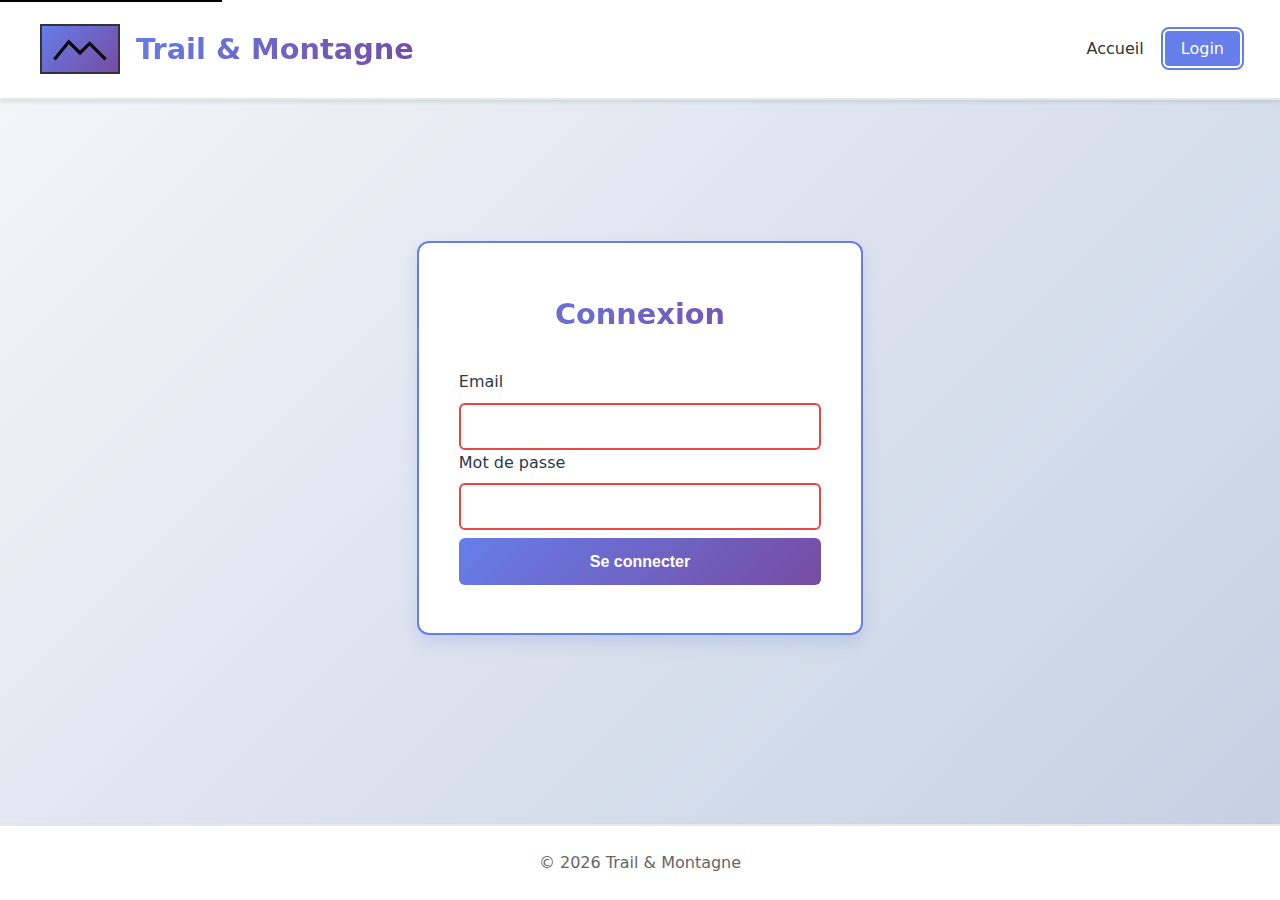
<file: article.html>
<!doctype html>
<html lang="fr">
<head>
<meta charset="utf-8">
<meta name="viewport" content="width=device-width, initial-scale=1">
<title>Connexion – Trail & Montagne</title>
<link rel="stylesheet" href="style.css">
</head>

<body class="login-page">
<a href="#main-content" class="skip-link">Aller au contenu principal</a>

<header>
    <div class="header-content">
        <div class="logo-section">
            <a class="logo" href="index.html">
                <svg viewBox="0 0 80 50" width="80" height="50" aria-hidden="true">
                    <path d="M8 38 L26 16 L40 30 L52 18 L72 38" fill="none" stroke="currentColor" stroke-width="4"/>
                </svg>
                <span class="sr-only">Trail & Montagne</span>
            </a>
            <h1>Trail & Montagne</h1>
        </div>
        <nav>
            <a href="index.html">Accueil</a>
            <a href="login.html" aria-current="page">Login</a>
        </nav>
    </div>
</header>

<main id="main-content">
    <div class="login-container">
        <h2>Connexion</h2>
        <form>
            <label>Email</label>
            <input type="email" required>
            <label>Mot de passe</label>
            <input type="password" required>
            <button type="submit">Se connecter</button>
        </form>
    </div>
</main>

<footer>
    <div class="footer-content">
        <p>© 2026 Trail & Montagne</p>
    </div>
</footer>
</body>
</html>
</file>
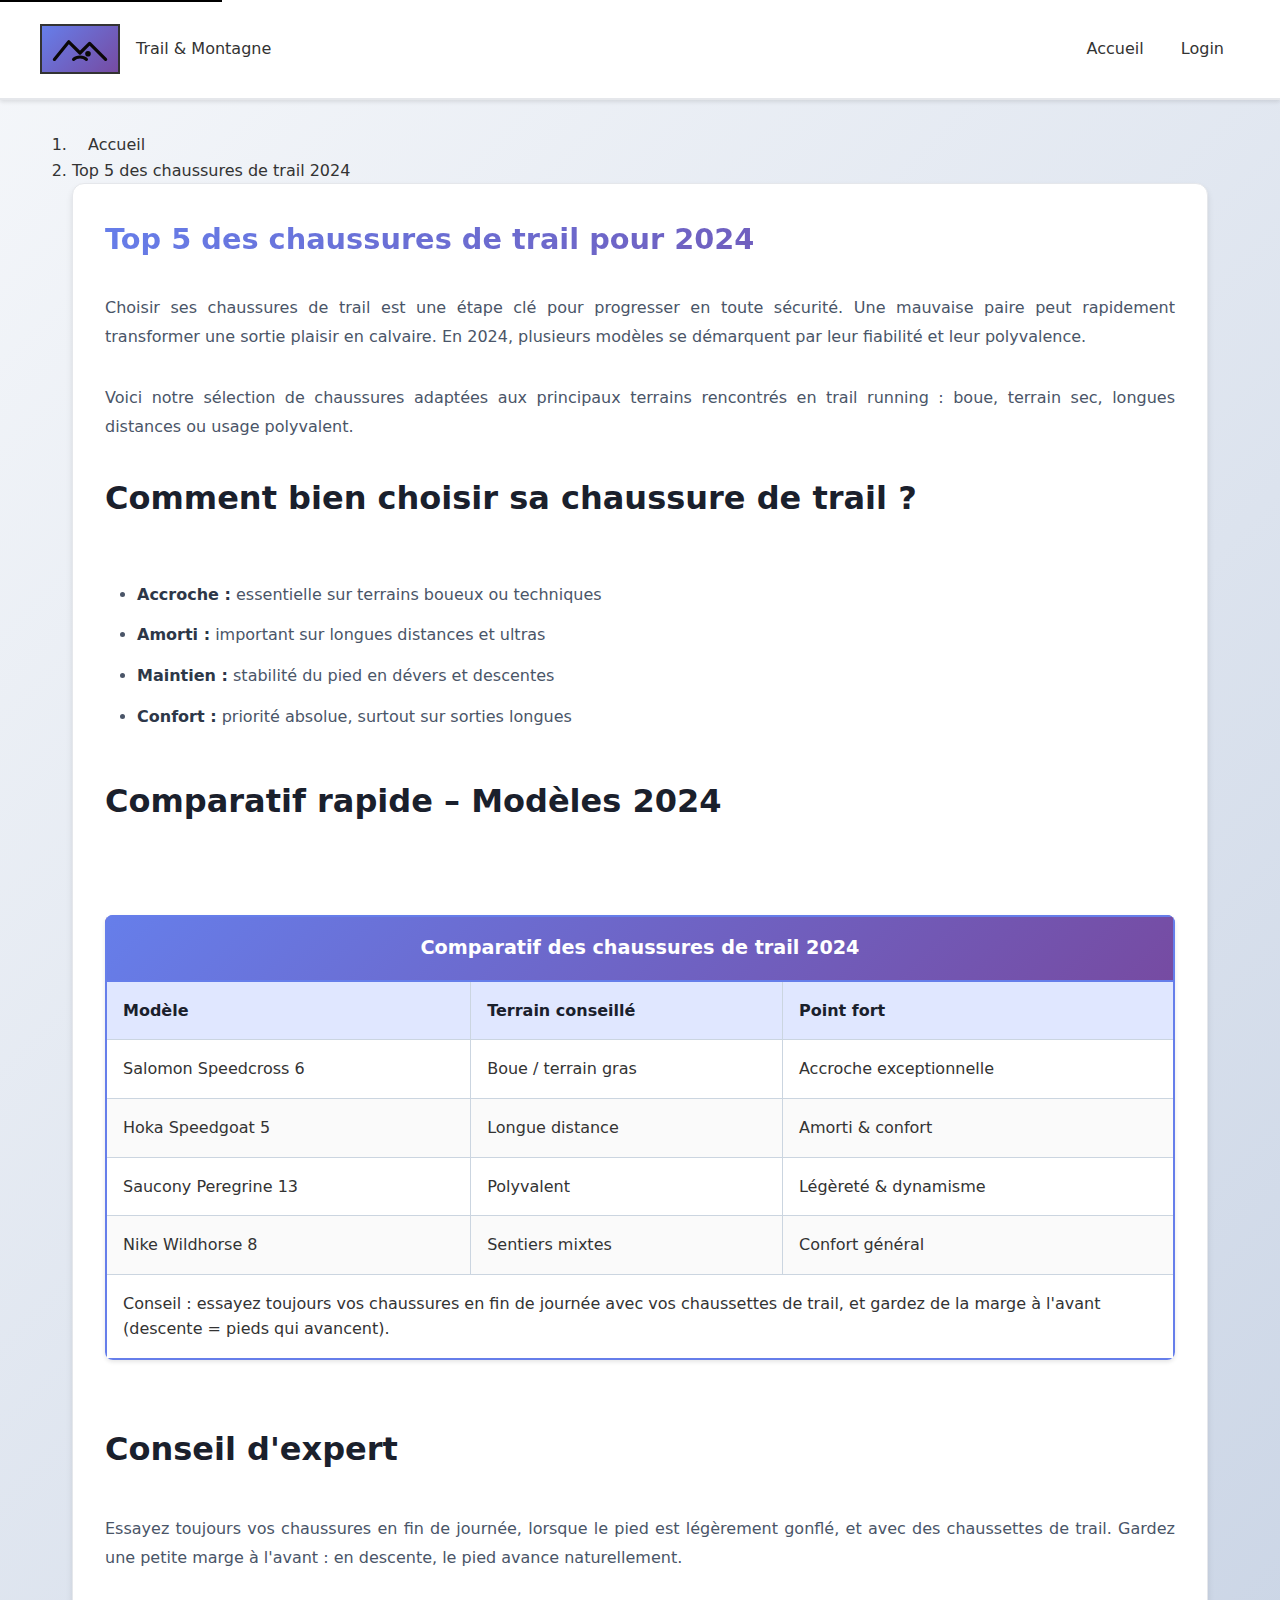
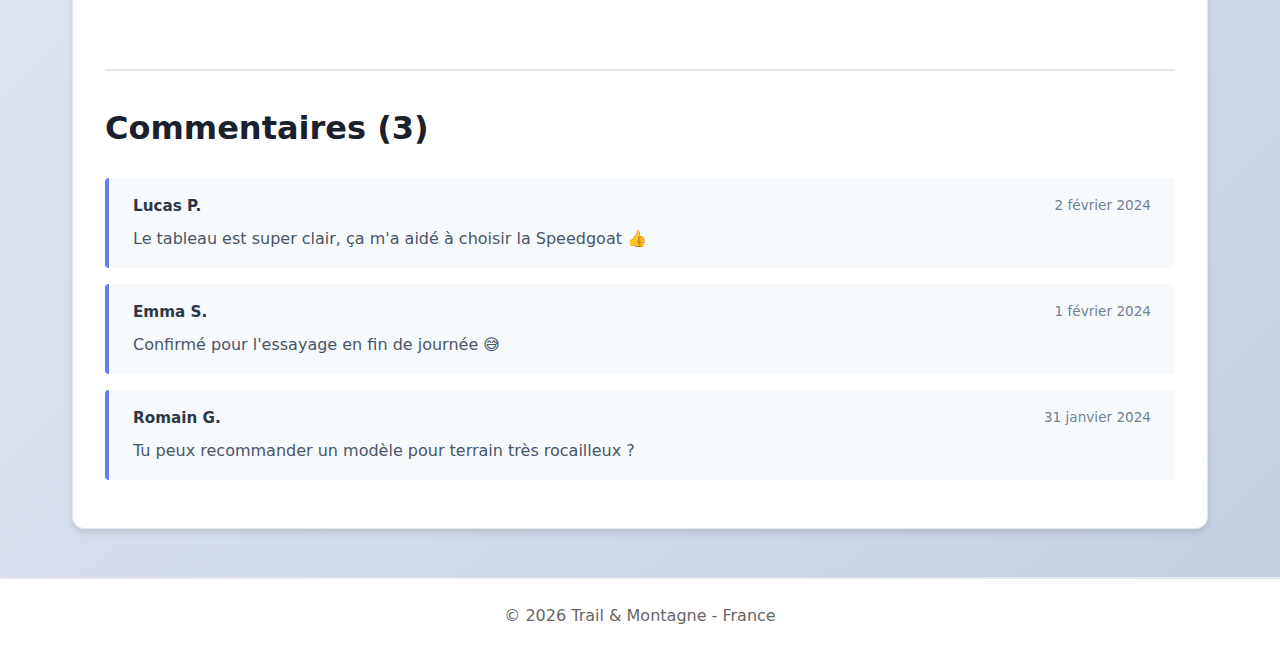
<file: article2.html>
<!doctype html>
<html lang="fr">
<head>
    <meta charset="utf-8" />
    <meta name="viewport" content="width=device-width, initial-scale=1" />
    <title>Top 5 des chaussures de trail pour 2024 - Trail & Montagne</title>
    <meta name="description" content="Comparatif détaillé des meilleures chaussures de trail 2024 selon le terrain, la distance et le niveau." />
    <link rel="stylesheet" href="style.css" />
</head>

<body class="article-page">
<a href="#main-content" class="skip-link">Aller au contenu principal</a>

<header>
    <div class="header-content">
        <div class="logo-section">
            <a class="logo" href="index.html" aria-label="Trail & Montagne, retour à l'accueil">
                <svg viewBox="0 0 80 50" width="80" height="50" aria-hidden="true" focusable="false">
                    <path d="M8 38 L26 16 L40 30 L52 18 L72 38" fill="none" stroke="currentColor" stroke-width="4" stroke-linecap="round" stroke-linejoin="round"/>
                    <path d="M32 38 C36 34, 44 34, 48 38" fill="none" stroke="currentColor" stroke-width="4" stroke-linecap="round"/>
                    <circle cx="50" cy="31" r="3.5" fill="currentColor"/>
                </svg>
                <span class="sr-only">Trail & Montagne</span>
            </a>
            <p class="site-title">Trail & Montagne</p>
        </div>

        <nav aria-label="Navigation principale">
            <a href="index.html">Accueil</a>
            <a href="login.html">Login</a>
        </nav>
    </div>
</header>

<main id="main-content" tabindex="-1">
    <nav aria-label="Fil d'Ariane" class="breadcrumb">
        <ol>
            <li><a href="index.html">Accueil</a></li>
            <li aria-current="page">Top 5 des chaussures de trail 2024</li>
        </ol>
    </nav>
    
    <article>
        <h1>Top 5 des chaussures de trail pour 2024</h1>

        <div class="article-text">
            <p>Choisir ses chaussures de trail est une étape clé pour progresser en toute sécurité. Une mauvaise paire peut rapidement transformer une sortie plaisir en calvaire. En 2024, plusieurs modèles se démarquent par leur fiabilité et leur polyvalence.</p>

            <p>Voici notre sélection de chaussures adaptées aux principaux terrains rencontrés en trail running : boue, terrain sec, longues distances ou usage polyvalent.</p>

            <h2>Comment bien choisir sa chaussure de trail ?</h2>
            <ul>
                <li><strong>Accroche :</strong> essentielle sur terrains boueux ou techniques</li>
                <li><strong>Amorti :</strong> important sur longues distances et ultras</li>
                <li><strong>Maintien :</strong> stabilité du pied en dévers et descentes</li>
                <li><strong>Confort :</strong> priorité absolue, surtout sur sorties longues</li>
            </ul>

            <h2>Comparatif rapide – Modèles 2024</h2>
        </div>

        <div class="table-container">
            <table>
                <caption>
                    Comparatif des chaussures de trail 2024
                </caption>
                <thead>
                <tr>
                    <th scope="col">Modèle</th>
                    <th scope="col">Terrain conseillé</th>
                    <th scope="col">Point fort</th>
                </tr>
                </thead>
                <tbody>
                <tr>
                    <td>Salomon Speedcross 6</td>
                    <td>Boue / terrain gras</td>
                    <td>Accroche exceptionnelle</td>
                </tr>
                <tr>
                    <td>Hoka Speedgoat 5</td>
                    <td>Longue distance</td>
                    <td>Amorti & confort</td>
                </tr>
                <tr>
                    <td>Saucony Peregrine 13</td>
                    <td>Polyvalent</td>
                    <td>Légèreté & dynamisme</td>
                </tr>
                <tr>
                    <td>Nike Wildhorse 8</td>
                    <td>Sentiers mixtes</td>
                    <td>Confort général</td>
                </tr>
                </tbody>
                <tfoot>
                <tr>
                    <td colspan="3">Conseil : essayez toujours vos chaussures en fin de journée avec vos chaussettes de trail, et gardez de la marge à l'avant (descente = pieds qui avancent).</td>
                </tr>
                </tfoot>
            </table>
        </div>

        <div class="article-text">
            <h2>Conseil d'expert</h2>
            <p>Essayez toujours vos chaussures en fin de journée, lorsque le pied est légèrement gonflé, et avec des chaussettes de trail. Gardez une petite marge à l'avant : en descente, le pied avance naturellement.</p>
        </div>

        <section class="article-comments" id="comments">
            <h2>Commentaires (3)</h2>

            <div class="comment">
                <div class="comment-header">
                    <strong>Lucas P.</strong>
                    <time datetime="2024-02-02">2 février 2024</time>
                </div>
                <p>Le tableau est super clair, ça m'a aidé à choisir la Speedgoat 👍</p>
            </div>

            <div class="comment">
                <div class="comment-header">
                    <strong>Emma S.</strong>
                    <time datetime="2024-02-01">1 février 2024</time>
                </div>
                <p>Confirmé pour l'essayage en fin de journée 😅</p>
            </div>

            <div class="comment">
                <div class="comment-header">
                    <strong>Romain G.</strong>
                    <time datetime="2024-01-31">31 janvier 2024</time>
                </div>
                <p>Tu peux recommander un modèle pour terrain très rocailleux ?</p>
            </div>
        </section>
    </article>
</main>

<footer>
    <div class="footer-content">
        <p>© 2026 Trail & Montagne - France</p>
    </div>
</footer>

</body>
</html>
</file>
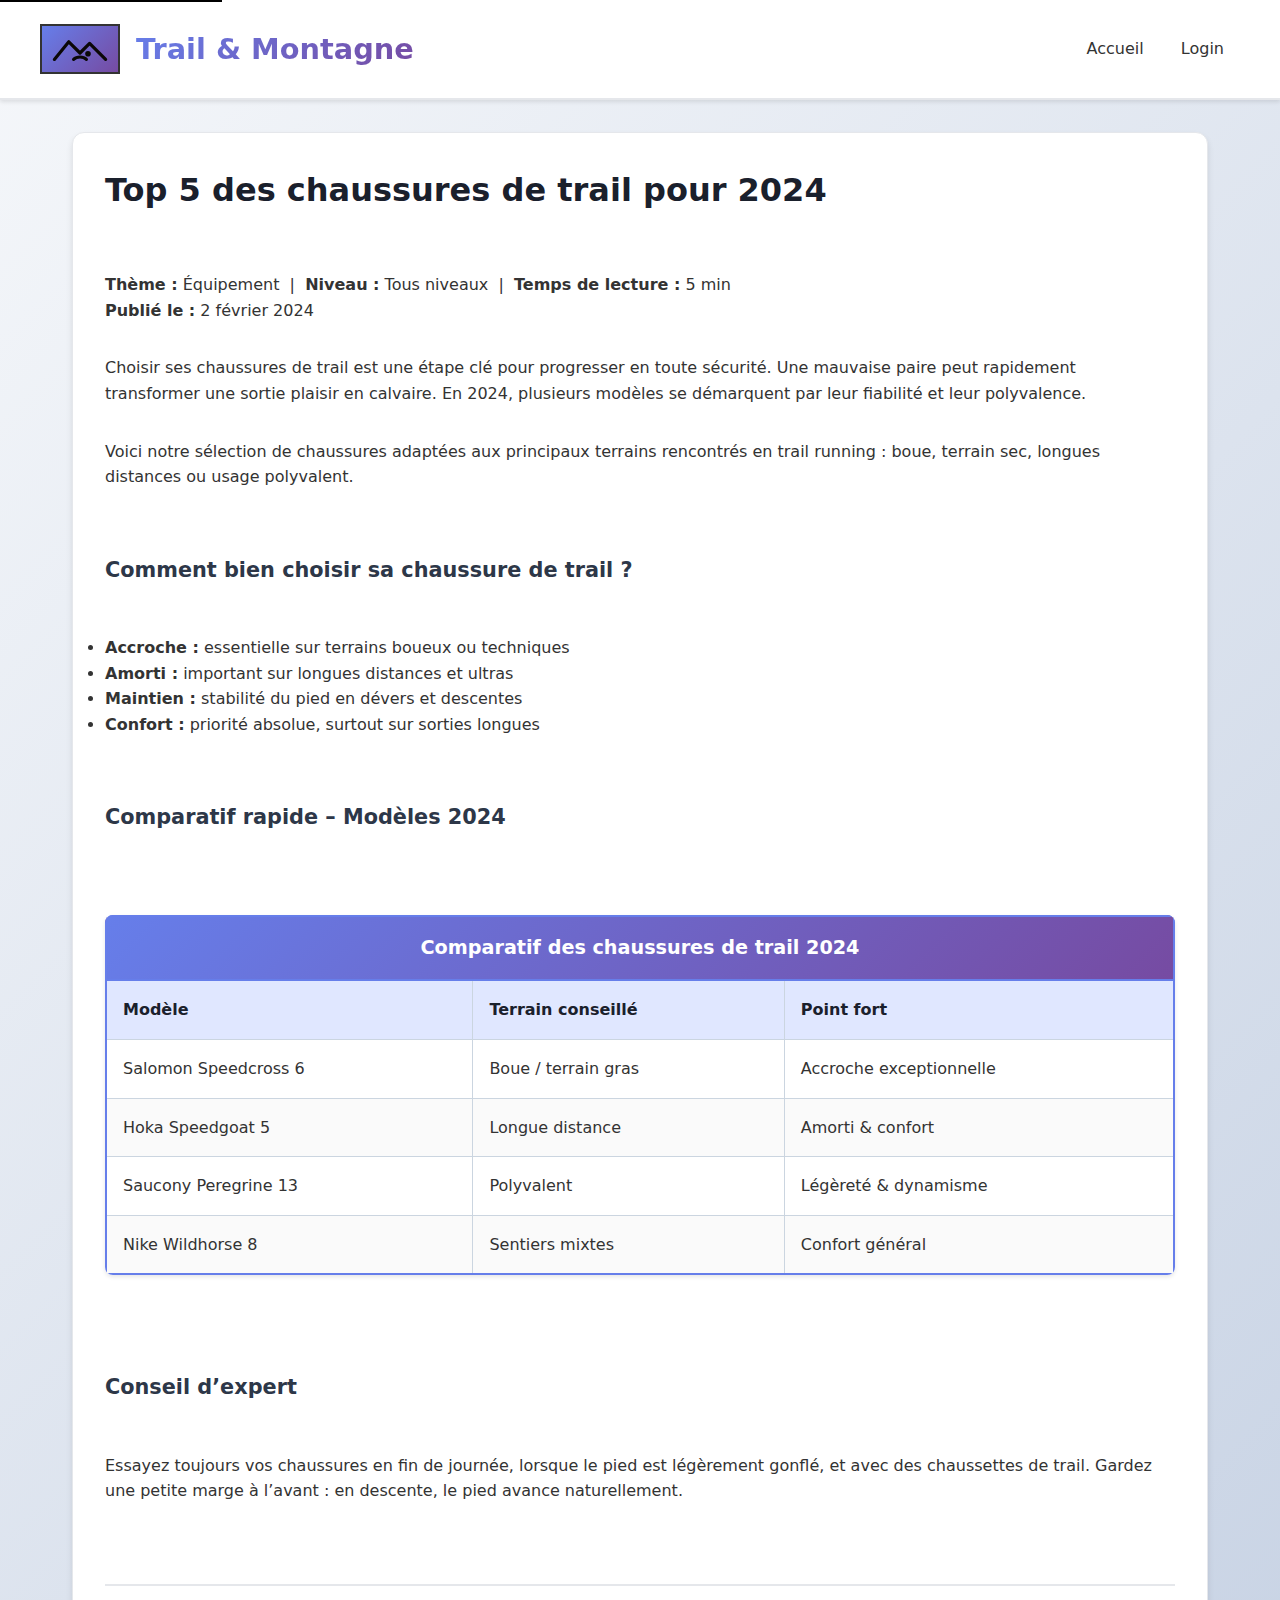
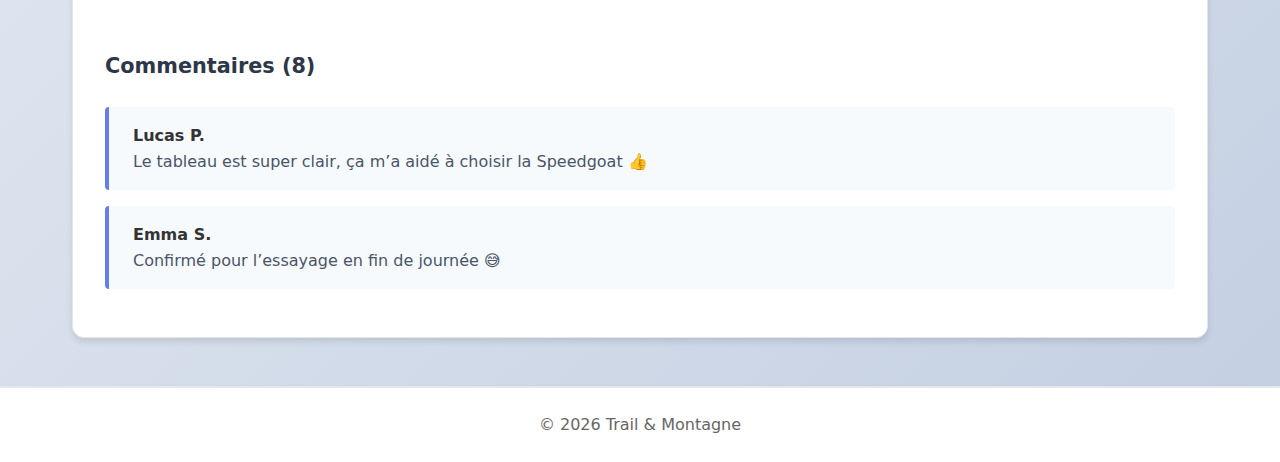
<file: article3.html>
<!doctype html>
<html lang="fr">
<head>
  <meta charset="utf-8" />
  <meta name="viewport" content="width=device-width, initial-scale=1" />
  <title>Top 5 des chaussures de trail pour 2024 - Trail & Montagne</title>
  <meta name="description" content="Comparatif détaillé des meilleures chaussures de trail 2024 selon le terrain, la distance et le niveau." />
  <link rel="stylesheet" href="style.css" />
</head>

<body class="article-page">
<a href="#main-content" class="skip-link">Aller au contenu principal</a>

<header>
  <div class="header-content">
    <div class="logo-section">
      <a class="logo" href="index.html" aria-label="Trail & Montagne, retour à l'accueil">
        <svg viewBox="0 0 80 50" width="80" height="50" aria-hidden="true" focusable="false">
          <path d="M8 38 L26 16 L40 30 L52 18 L72 38"
                fill="none" stroke="currentColor" stroke-width="4"
                stroke-linecap="round" stroke-linejoin="round"/>
          <path d="M32 38 C36 34, 44 34, 48 38"
                fill="none" stroke="currentColor" stroke-width="4"
                stroke-linecap="round"/>
          <circle cx="50" cy="31" r="3.5" fill="currentColor"/>
        </svg>
        <span class="sr-only">Trail & Montagne</span>
      </a>
      <h1>Trail & Montagne</h1>
    </div>

    <nav aria-label="Navigation principale">
      <a href="index.html">Accueil</a>
      <a href="login.html">Login</a>
    </nav>
  </div>
</header>

<main id="main-content">
  <article class="article-card">

    <h2>Top 5 des chaussures de trail pour 2024</h2>

    <!-- META ARTICLE -->
    <p class="article-meta">
      <strong>Thème :</strong> Équipement &nbsp;|&nbsp;
      <strong>Niveau :</strong> Tous niveaux &nbsp;|&nbsp;
      <strong>Temps de lecture :</strong> 5 min <br>
      <strong>Publié le :</strong> 2 février 2024
    </p>

    <!-- INTRO -->
    <p>
      Choisir ses chaussures de trail est une étape clé pour progresser en toute sécurité.
      Une mauvaise paire peut rapidement transformer une sortie plaisir en calvaire.
      En 2024, plusieurs modèles se démarquent par leur fiabilité et leur polyvalence.
    </p>

    <p>
      Voici notre sélection de chaussures adaptées aux principaux terrains rencontrés
      en trail running : boue, terrain sec, longues distances ou usage polyvalent.
    </p>

    <!-- SECTION -->
    <h3>Comment bien choisir sa chaussure de trail ?</h3>
    <ul>
      <li><strong>Accroche :</strong> essentielle sur terrains boueux ou techniques</li>
      <li><strong>Amorti :</strong> important sur longues distances et ultras</li>
      <li><strong>Maintien :</strong> stabilité du pied en dévers et descentes</li>
      <li><strong>Confort :</strong> priorité absolue, surtout sur sorties longues</li>
    </ul>

    <!-- TABLE -->
    <h3>Comparatif rapide – Modèles 2024</h3>

    <div class="table-container">
      <table>
        <caption>Comparatif des chaussures de trail 2024</caption>
        <thead>
          <tr>
            <th>Modèle</th>
            <th>Terrain conseillé</th>
            <th>Point fort</th>
          </tr>
        </thead>
        <tbody>
          <tr>
            <td>Salomon Speedcross 6</td>
            <td>Boue / terrain gras</td>
            <td>Accroche exceptionnelle</td>
          </tr>
          <tr>
            <td>Hoka Speedgoat 5</td>
            <td>Longue distance</td>
            <td>Amorti & confort</td>
          </tr>
          <tr>
            <td>Saucony Peregrine 13</td>
            <td>Polyvalent</td>
            <td>Légèreté & dynamisme</td>
          </tr>
          <tr>
            <td>Nike Wildhorse 8</td>
            <td>Sentiers mixtes</td>
            <td>Confort général</td>
          </tr>
        </tbody>
      </table>
    </div>

    <!-- CONSEIL -->
    <h3>Conseil d’expert</h3>
    <p>
      Essayez toujours vos chaussures en fin de journée, lorsque le pied est légèrement gonflé,
      et avec des chaussettes de trail. Gardez une petite marge à l’avant : en descente,
      le pied avance naturellement.
    </p>

    <!-- COMMENTS -->
    <section class="article-comments">
      <h3>Commentaires (8)</h3>

      <div class="comment">
        <strong>Lucas P.</strong>
        <p>Le tableau est super clair, ça m’a aidé à choisir la Speedgoat 👍</p>
      </div>

      <div class="comment">
        <strong>Emma S.</strong>
        <p>Confirmé pour l’essayage en fin de journée 😅</p>
      </div>

    </section>

  </article>
</main>

<footer>
  <div class="footer-content">
    <p>© 2026 Trail & Montagne</p>
  </div>
</footer>

</body>
</html>
</file>
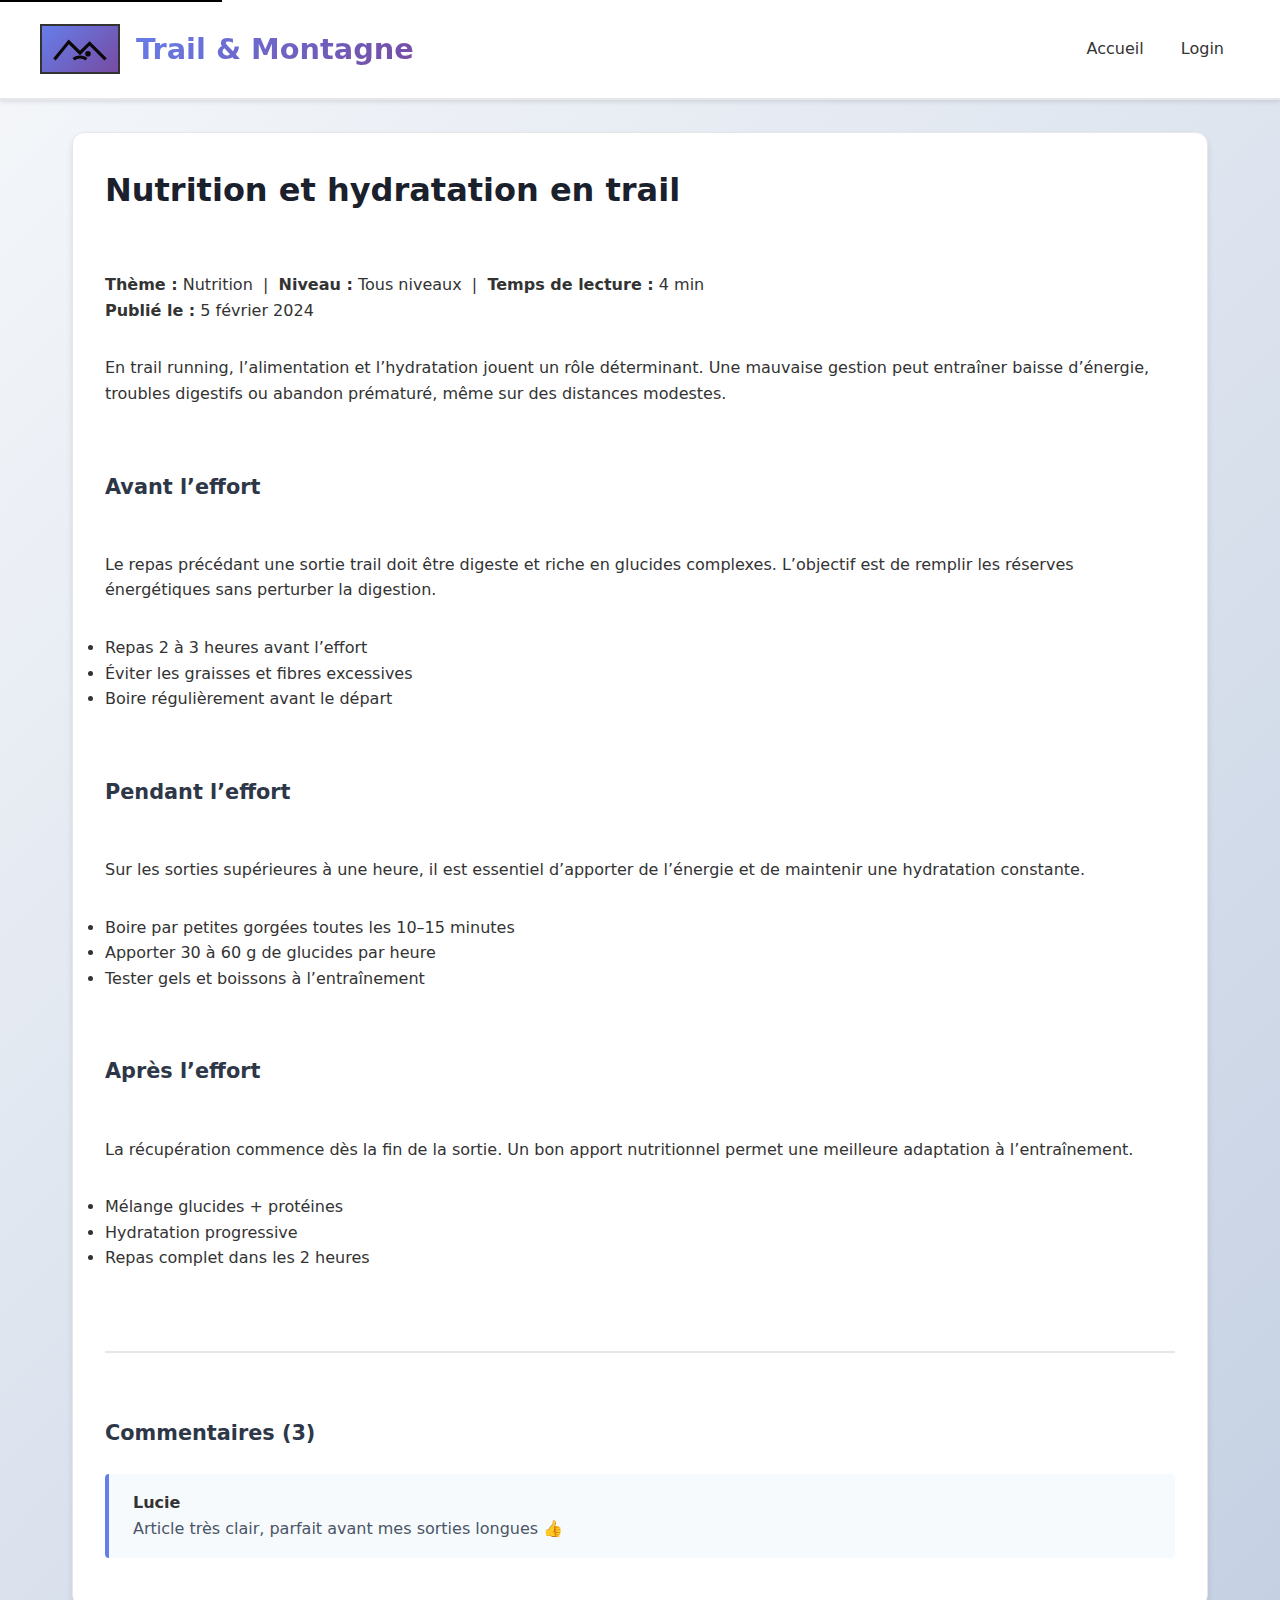
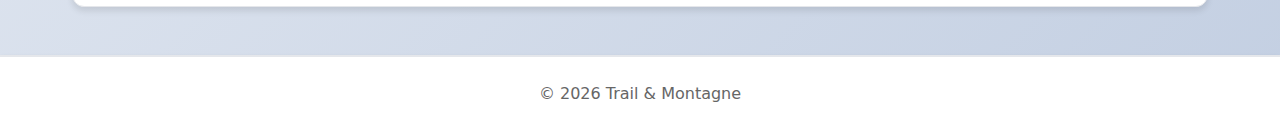
<file: article4.html>
<!doctype html>
<html lang="fr">
<head>
  <meta charset="utf-8" />
  <meta name="viewport" content="width=device-width, initial-scale=1" />
  <title>Nutrition et hydratation en trail - Trail & Montagne</title>
  <meta name="description" content="Guide pratique sur la nutrition et l’hydratation en trail : avant, pendant et après l’effort." />
  <link rel="stylesheet" href="style.css" />
</head>

<body class="article-page">
<a href="#main-content" class="skip-link">Aller au contenu principal</a>

<header>
  <div class="header-content">
    <div class="logo-section">
      <a class="logo" href="index.html" aria-label="Trail & Montagne, retour à l'accueil">
        <svg viewBox="0 0 80 50" width="80" height="50" aria-hidden="true" focusable="false">
          <path d="M8 38 L26 16 L40 30 L52 18 L72 38"
                fill="none" stroke="currentColor" stroke-width="4"/>
          <path d="M32 38 C36 34, 44 34, 48 38"
                fill="none" stroke="currentColor" stroke-width="4"/>
          <circle cx="50" cy="31" r="3.5" fill="currentColor"/>
        </svg>
        <span class="sr-only">Trail & Montagne</span>
      </a>
      <h1>Trail & Montagne</h1>
    </div>

    <nav aria-label="Navigation principale">
      <a href="index.html">Accueil</a>
      <a href="login.html">Login</a>
    </nav>
  </div>
</header>

<main id="main-content">
  <article class="article-card">

    <h2>Nutrition et hydratation en trail</h2>

    <p class="article-meta">
      <strong>Thème :</strong> Nutrition &nbsp;|&nbsp;
      <strong>Niveau :</strong> Tous niveaux &nbsp;|&nbsp;
      <strong>Temps de lecture :</strong> 4 min <br>
      <strong>Publié le :</strong> 5 février 2024
    </p>

    <p>
      En trail running, l’alimentation et l’hydratation jouent un rôle déterminant.
      Une mauvaise gestion peut entraîner baisse d’énergie, troubles digestifs
      ou abandon prématuré, même sur des distances modestes.
    </p>

    <h3>Avant l’effort</h3>
    <p>
      Le repas précédant une sortie trail doit être digeste et riche en glucides complexes.
      L’objectif est de remplir les réserves énergétiques sans perturber la digestion.
    </p>

    <ul>
      <li>Repas 2 à 3 heures avant l’effort</li>
      <li>Éviter les graisses et fibres excessives</li>
      <li>Boire régulièrement avant le départ</li>
    </ul>

    <h3>Pendant l’effort</h3>
    <p>
      Sur les sorties supérieures à une heure, il est essentiel d’apporter de l’énergie
      et de maintenir une hydratation constante.
    </p>

    <ul>
      <li>Boire par petites gorgées toutes les 10–15 minutes</li>
      <li>Apporter 30 à 60 g de glucides par heure</li>
      <li>Tester gels et boissons à l’entraînement</li>
    </ul>

    <h3>Après l’effort</h3>
    <p>
      La récupération commence dès la fin de la sortie. Un bon apport nutritionnel
      permet une meilleure adaptation à l’entraînement.
    </p>

    <ul>
      <li>Mélange glucides + protéines</li>
      <li>Hydratation progressive</li>
      <li>Repas complet dans les 2 heures</li>
    </ul>

    <section class="article-comments">
      <h3>Commentaires (3)</h3>

      <div class="comment">
        <strong>Lucie</strong>
        <p>Article très clair, parfait avant mes sorties longues 👍</p>
      </div>
    </section>

  </article>
</main>

<footer>
  <div class="footer-content">
    <p>© 2026 Trail & Montagne</p>
  </div>
</footer>

</body>
</html>
</file>
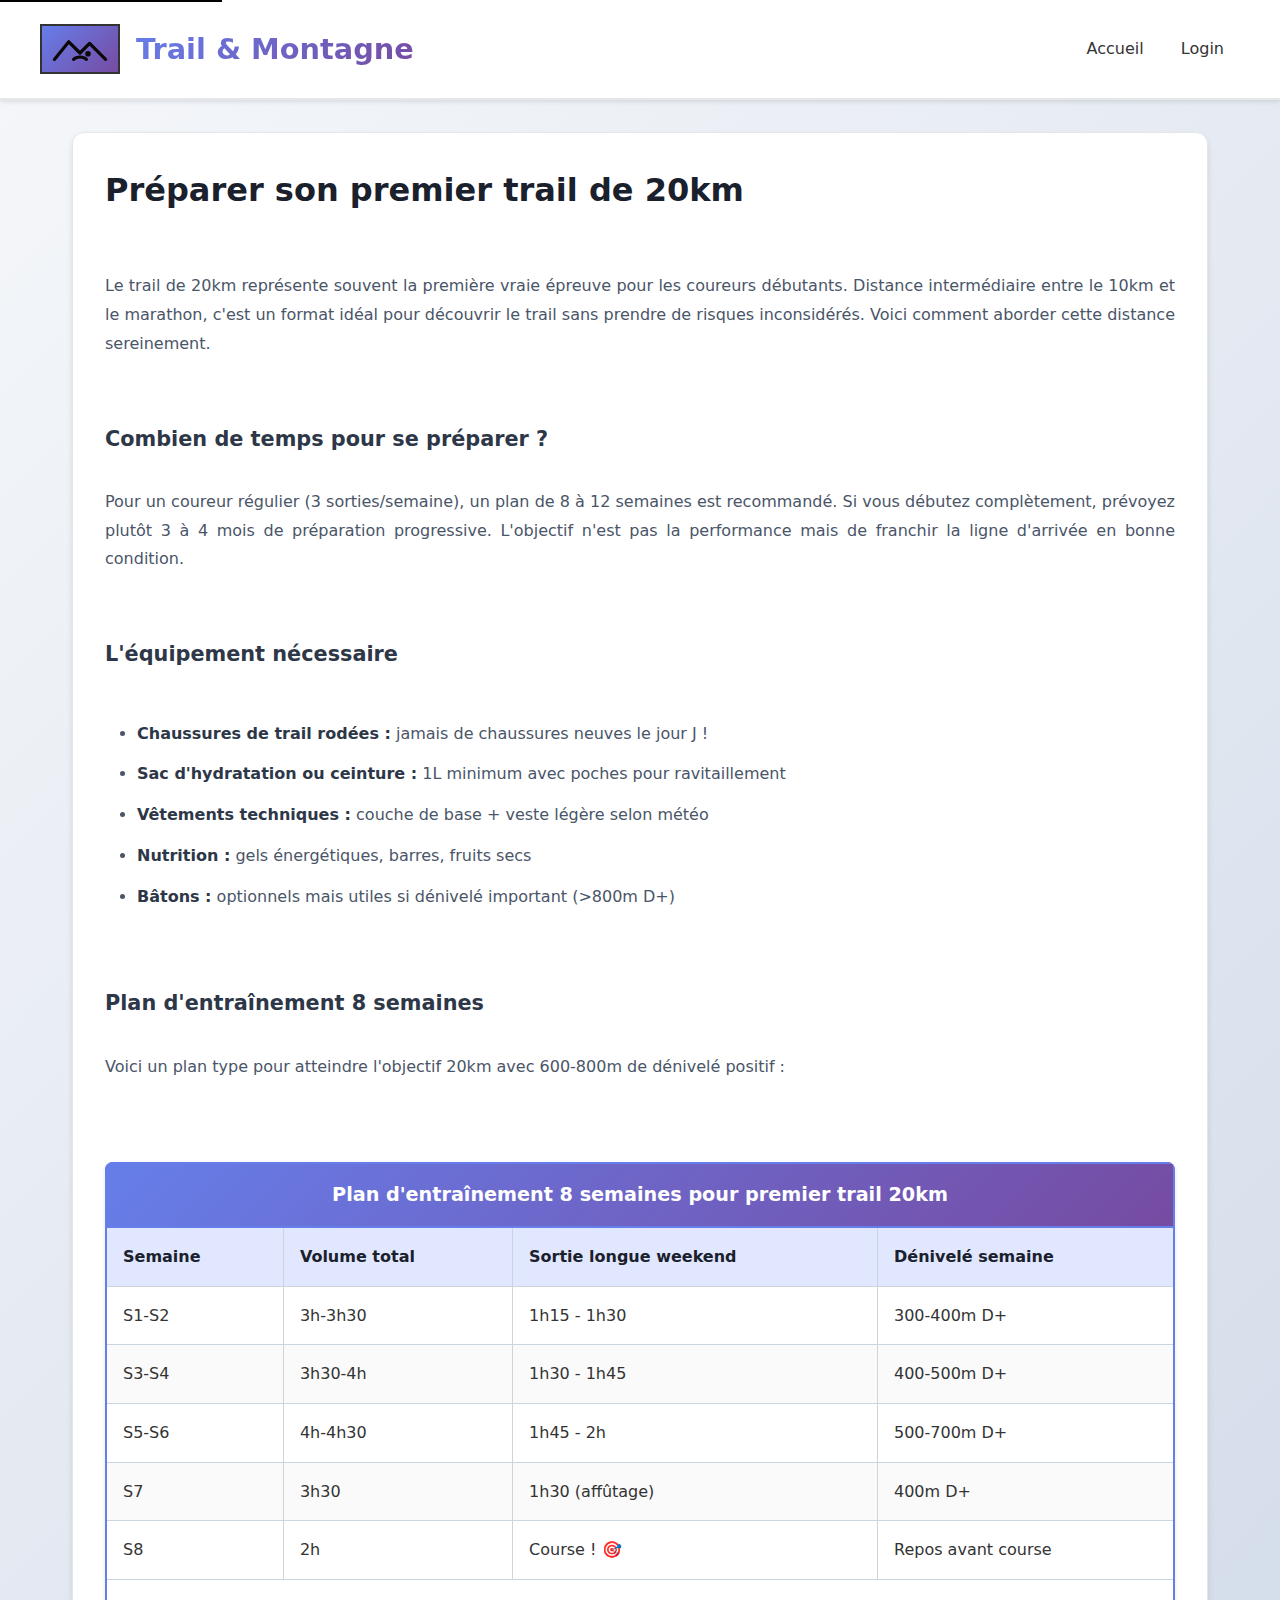
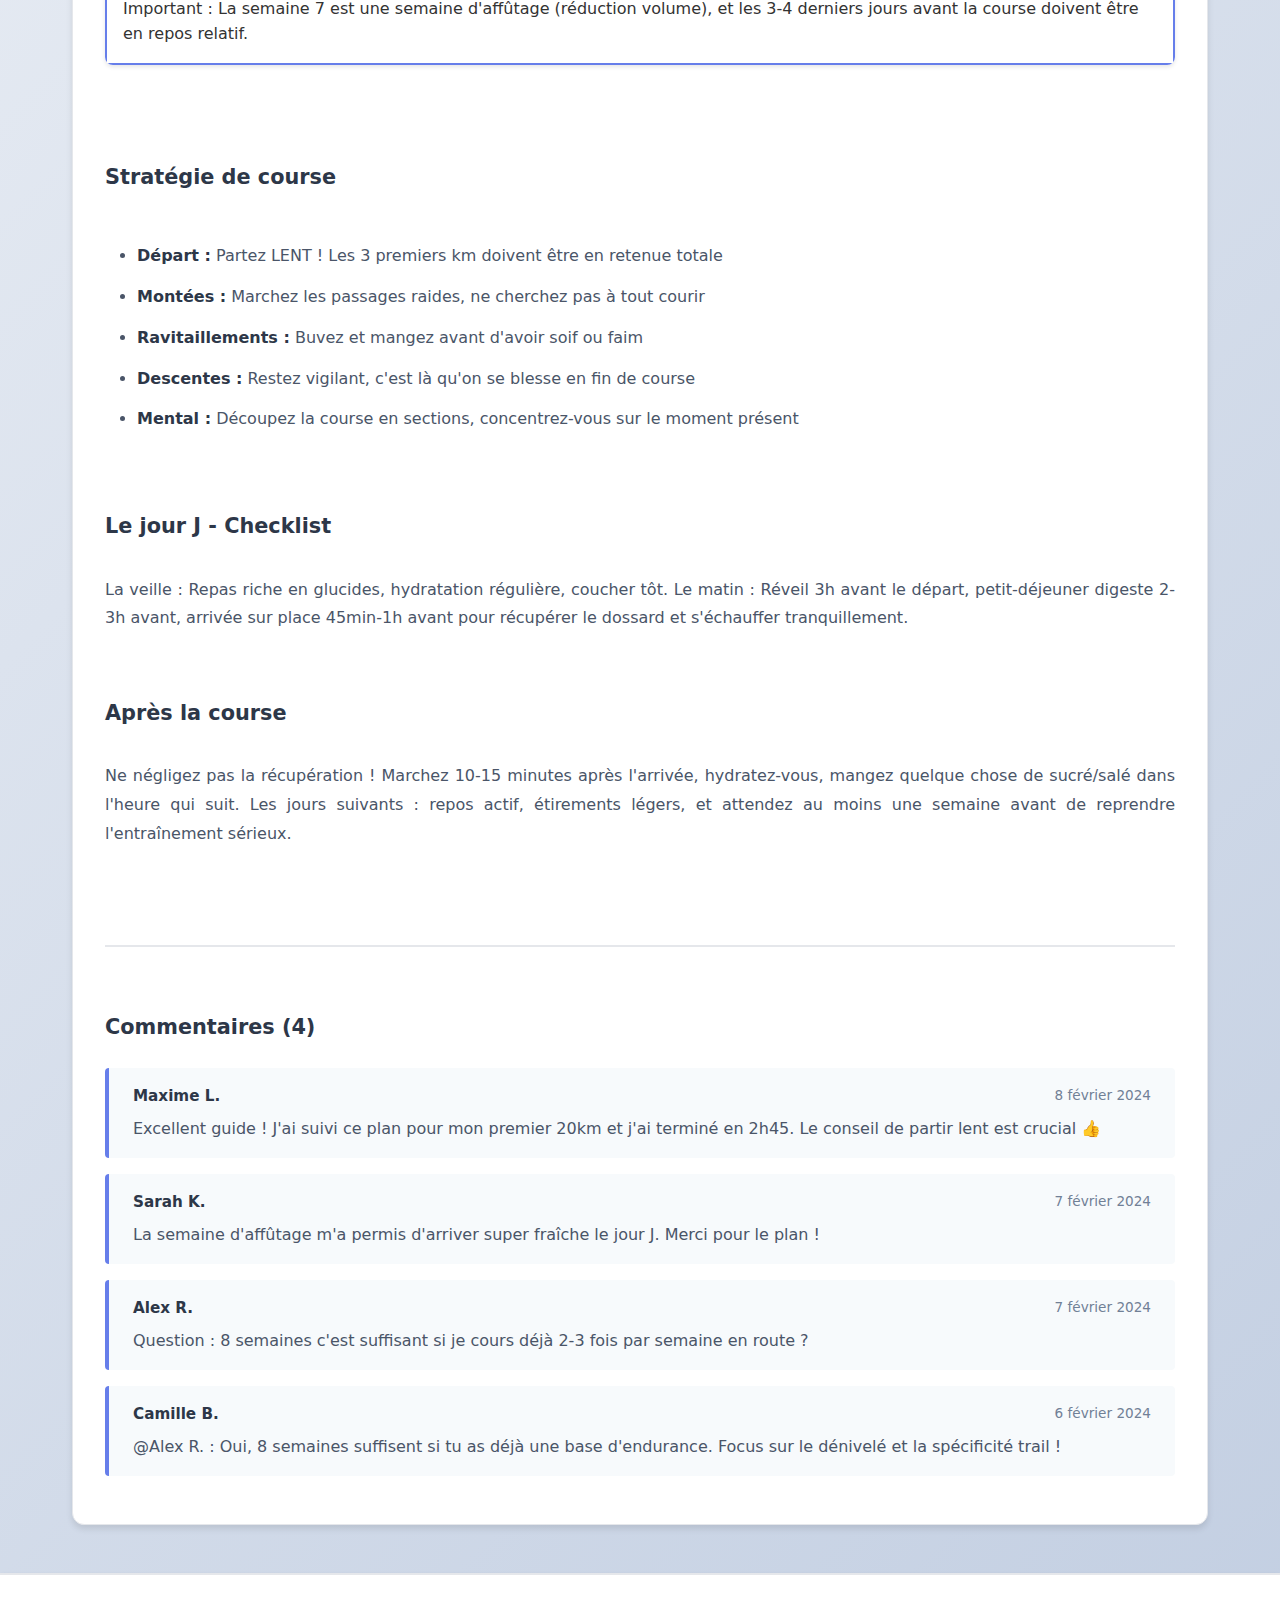
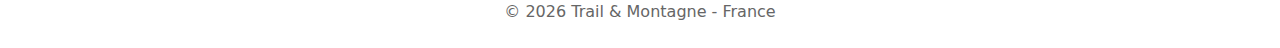
<file: article5.html>
<!doctype html>
<html lang="fr">
<head>
    <meta charset="utf-8" />
    <meta name="viewport" content="width=device-width, initial-scale=1" />
    <title>Préparer son premier trail de 20km - Trail & Montagne</title>
    <meta name="description" content="Guide complet pour préparer et réussir son premier trail de 20km : entraînement, équipement, stratégie de course." />
    <link rel="stylesheet" href="style.css" />
</head>

<body class="article-page">
<a href="#main-content" class="skip-link">Aller au contenu principal</a>

<header role="banner">
    <div class="header-content">
        <div class="logo-section">
            <a class="logo" href="index.html" aria-label="Trail & Montagne, retour à l'accueil">
                <svg viewBox="0 0 80 50" width="80" height="50" aria-hidden="true" focusable="false">
                    <path d="M8 38 L26 16 L40 30 L52 18 L72 38" fill="none" stroke="currentColor" stroke-width="4" stroke-linecap="round" stroke-linejoin="round"/>
                    <path d="M32 38 C36 34, 44 34, 48 38" fill="none" stroke="currentColor" stroke-width="4" stroke-linecap="round"/>
                    <circle cx="50" cy="31" r="3.5" fill="currentColor"/>
                </svg>
                <span class="sr-only">Trail & Montagne</span>
            </a>
            <h1>Trail & Montagne</h1>
        </div>

        <nav role="navigation" aria-label="Navigation principale">
            <a href="index.html">Accueil</a>
            <a href="login.html">Login</a>
        </nav>
    </div>
</header>

<main id="main-content" tabindex="-1" role="main" aria-label="Contenu principal">
    <article aria-labelledby="article-title">
        <h2 id="article-title">Préparer son premier trail de 20km</h2>

        <div class="article-text">
            <p>Le trail de 20km représente souvent la première vraie épreuve pour les coureurs débutants. Distance intermédiaire entre le 10km et le marathon, c'est un format idéal pour découvrir le trail sans prendre de risques inconsidérés. Voici comment aborder cette distance sereinement.</p>

            <h3>Combien de temps pour se préparer ?</h3>
            <p>Pour un coureur régulier (3 sorties/semaine), un plan de 8 à 12 semaines est recommandé. Si vous débutez complètement, prévoyez plutôt 3 à 4 mois de préparation progressive. L'objectif n'est pas la performance mais de franchir la ligne d'arrivée en bonne condition.</p>

            <h3>L'équipement nécessaire</h3>
            <ul>
                <li><strong>Chaussures de trail rodées :</strong> jamais de chaussures neuves le jour J !</li>
                <li><strong>Sac d'hydratation ou ceinture :</strong> 1L minimum avec poches pour ravitaillement</li>
                <li><strong>Vêtements techniques :</strong> couche de base + veste légère selon météo</li>
                <li><strong>Nutrition :</strong> gels énergétiques, barres, fruits secs</li>
                <li><strong>Bâtons :</strong> optionnels mais utiles si dénivelé important (>800m D+)</li>
            </ul>

            <h3>Plan d'entraînement 8 semaines</h3>
            <p>Voici un plan type pour atteindre l'objectif 20km avec 600-800m de dénivelé positif :</p>
        </div>

        <div class="table-container">
            <table aria-describedby="table-description">
                <caption id="table-description">
                    Plan d'entraînement 8 semaines pour premier trail 20km
                </caption>
                <thead>
                <tr>
                    <th scope="col">Semaine</th>
                    <th scope="col">Volume total</th>
                    <th scope="col">Sortie longue weekend</th>
                    <th scope="col">Dénivelé semaine</th>
                </tr>
                </thead>
                <tbody>
                <tr>
                    <td>S1-S2</td>
                    <td>3h-3h30</td>
                    <td>1h15 - 1h30</td>
                    <td>300-400m D+</td>
                </tr>
                <tr>
                    <td>S3-S4</td>
                    <td>3h30-4h</td>
                    <td>1h30 - 1h45</td>
                    <td>400-500m D+</td>
                </tr>
                <tr>
                    <td>S5-S6</td>
                    <td>4h-4h30</td>
                    <td>1h45 - 2h</td>
                    <td>500-700m D+</td>
                </tr>
                <tr>
                    <td>S7</td>
                    <td>3h30</td>
                    <td>1h30 (affûtage)</td>
                    <td>400m D+</td>
                </tr>
                <tr>
                    <td>S8</td>
                    <td>2h</td>
                    <td>Course ! 🎯</td>
                    <td>Repos avant course</td>
                </tr>
                </tbody>
                <tfoot>
                <tr>
                    <td colspan="4">Important : La semaine 7 est une semaine d'affûtage (réduction volume), et les 3-4 derniers jours avant la course doivent être en repos relatif.</td>
                </tr>
                </tfoot>
            </table>
        </div>

        <div class="article-text">
            <h3>Stratégie de course</h3>
            <ul>
                <li><strong>Départ :</strong> Partez LENT ! Les 3 premiers km doivent être en retenue totale</li>
                <li><strong>Montées :</strong> Marchez les passages raides, ne cherchez pas à tout courir</li>
                <li><strong>Ravitaillements :</strong> Buvez et mangez avant d'avoir soif ou faim</li>
                <li><strong>Descentes :</strong> Restez vigilant, c'est là qu'on se blesse en fin de course</li>
                <li><strong>Mental :</strong> Découpez la course en sections, concentrez-vous sur le moment présent</li>
            </ul>

            <h3>Le jour J - Checklist</h3>
            <p>La veille : Repas riche en glucides, hydratation régulière, coucher tôt. Le matin : Réveil 3h avant le départ, petit-déjeuner digeste 2-3h avant, arrivée sur place 45min-1h avant pour récupérer le dossard et s'échauffer tranquillement.</p>

            <h3>Après la course</h3>
            <p>Ne négligez pas la récupération ! Marchez 10-15 minutes après l'arrivée, hydratez-vous, mangez quelque chose de sucré/salé dans l'heure qui suit. Les jours suivants : repos actif, étirements légers, et attendez au moins une semaine avant de reprendre l'entraînement sérieux.</p>
        </div>

        <div class="article-comments" id="comments">
            <h3>Commentaires (4)</h3>

            <div class="comment">
                <div class="comment-header">
                    <strong>Maxime L.</strong>
                    <time datetime="2024-02-08">8 février 2024</time>
                </div>
                <p>Excellent guide ! J'ai suivi ce plan pour mon premier 20km et j'ai terminé en 2h45. Le conseil de partir lent est crucial 👍</p>
            </div>

            <div class="comment">
                <div class="comment-header">
                    <strong>Sarah K.</strong>
                    <time datetime="2024-02-07">7 février 2024</time>
                </div>
                <p>La semaine d'affûtage m'a permis d'arriver super fraîche le jour J. Merci pour le plan !</p>
            </div>

            <div class="comment">
                <div class="comment-header">
                    <strong>Alex R.</strong>
                    <time datetime="2024-02-07">7 février 2024</time>
                </div>
                <p>Question : 8 semaines c'est suffisant si je cours déjà 2-3 fois par semaine en route ?</p>
            </div>

            <div class="comment">
                <div class="comment-header">
                    <strong>Camille B.</strong>
                    <time datetime="2024-02-06">6 février 2024</time>
                </div>
                <p>@Alex R. : Oui, 8 semaines suffisent si tu as déjà une base d'endurance. Focus sur le dénivelé et la spécificité trail !</p>
            </div>
        </div>
    </article>
</main>

<footer role="contentinfo">
    <div class="footer-content">
        <p>© 2026 Trail & Montagne - France
        </p>
    </div>
</footer>

</body>
</html>
</file>
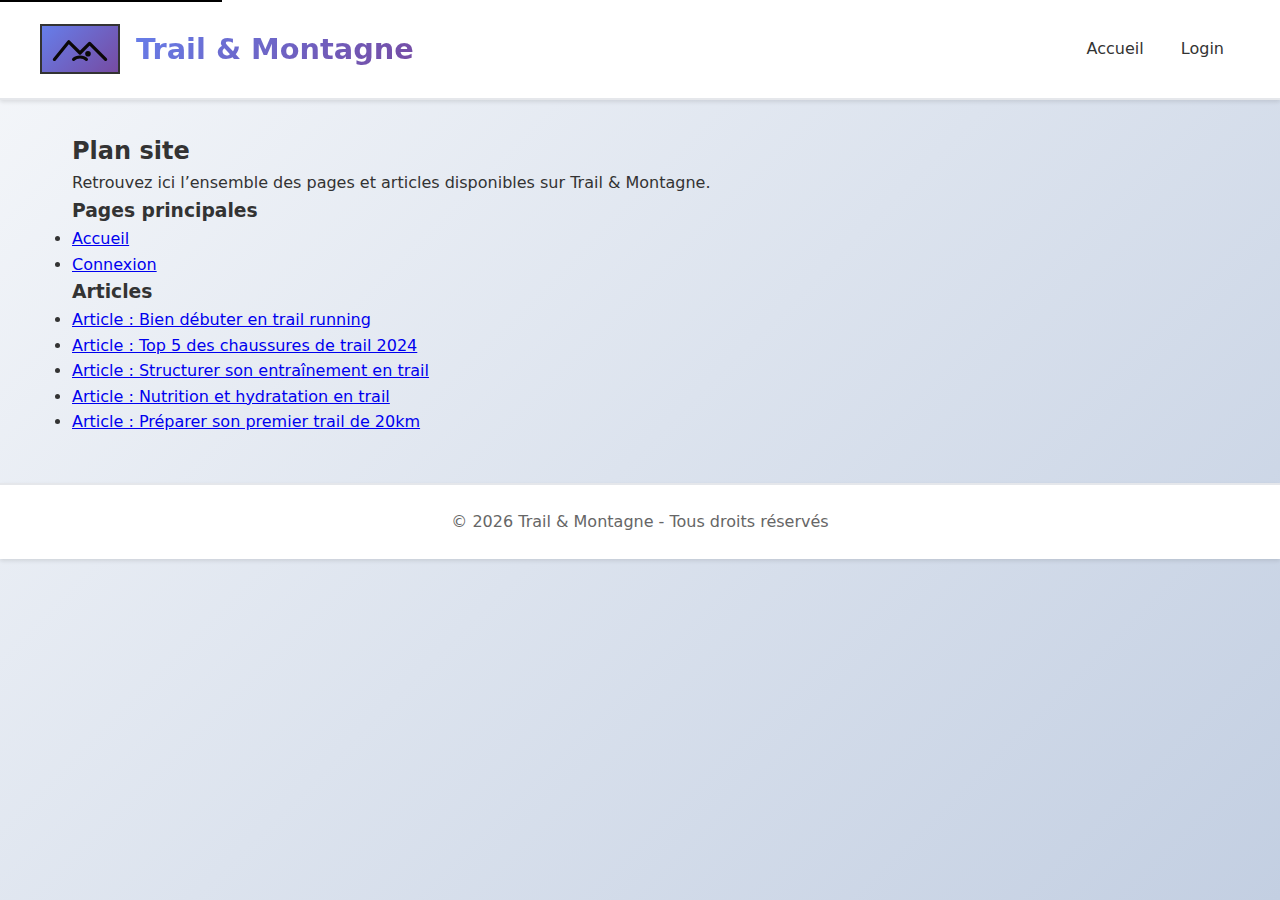
<file: site.html>
<!doctype html>
<html lang="fr">
<head>
    <meta charset="utf-8" />
    <meta name="viewport" content="width=device-width, initial-scale=1" />
    <title>Plan du site - Trail & Montagne</title>
    <meta name="description" content="Plan du site Trail & Montagne : accédez rapidement à toutes les pages et articles." />

    <link rel="stylesheet" href="style.css" />

</head>

<body>
<a href="#main-content" class="skip-link">Aller au contenu principal</a>

<header>
    <div class="header-content">
        <div class="logo-section">
            <a class="logo" href="index.html" aria-hidden="true">
                <svg viewBox="0 0 80 50" width="80" height="50" aria-hidden="true" focusable="false">
                    <path d="M8 38 L26 16 L40 30 L52 18 L72 38"
                          fill="none" stroke="currentColor" stroke-width="4"
                          stroke-linecap="round" stroke-linejoin="round"/>
                    <path d="M32 38 C36 34, 44 34, 48 38"
                          fill="none" stroke="currentColor" stroke-width="4"
                          stroke-linecap="round"/>
                    <circle cx="50" cy="31" r="3.5" fill="currentColor"/>
                </svg>
                <span class="sr-only">Trail & Montagne</span>
            </a>
            <h1>Trail & Montagne</h1>
        </div>

        <nav aria-label="Navigation principale">
            <a href="index.html">Accueil</a>
            <a href="login.html">Login</a>
        </nav>
    </div>
</header>

<main id="main-content" class="sitemap-page">
    <section class="sitemap">
        <h2>Plan site</h2>
        <p class="sitemap-intro">
            Retrouvez ici l’ensemble des pages et articles disponibles sur Trail & Montagne.
        </p>

        <div class="sitemap-section">
            <h3>Pages principales</h3>
            <ul>
                <li><a href="index.html">Accueil</a></li>
                <li><a href="login.html">Connexion</a></li>
            </ul>
        </div>

        <div class="sitemap-section">
            <h3>Articles</h3>
            <ul>
                <li><a href="article.html">Article : Bien débuter en trail running</a></li>
                <li><a href="article2.html">Article : Top 5 des chaussures de trail 2024</a></li>
                <li><a href="article3.html">Article : Structurer son entraînement en trail</a></li>
                <li><a href="article4.html">Article : Nutrition et hydratation en trail</a></li>
                <li><a href="article5.html">Article : Préparer son premier trail de 20km</a></li>

            </ul>
        </div>
    </section>
</main>

<footer>
    <div class="footer-content">
        <p>© 2026 Trail & Montagne - Tous droits réservés</p>
    </div>
</footer>

</body>
</html>
</file>
<file: style.css>
* {
    margin: 0;
    padding: 0;
    box-sizing: border-box;
}

body {
    font-family: system-ui, -apple-system, Segoe UI, Roboto, Arial, sans-serif;
    line-height: 1.6;
    color: #333;
    background: linear-gradient(135deg, #f5f7fa 0%, #c3cfe2 100%);
    min-height: 100vh;
}

header, footer {
    background: #fff;
    padding: 1.5rem 2rem;
    box-shadow: 0 2px 4px rgba(0,0,0,0.1);
}

header { border-bottom: 2px solid #e5e7eb; }
footer { border-top: 2px solid #e5e7eb; margin-top: 3rem; }

.header-content, .footer-content {
    max-width: 1200px;
    margin: 0 auto;
}

.header-content {
    display: flex;
    justify-content: space-between;
    align-items: center;
}

.footer-content {
    text-align: center;
    color: #666;
}

.logo-section {
    display: flex;
    align-items: center;
    gap: 1rem;
}

.logo {
    width: 80px;
    height: 50px;
    border: 2px solid #333;
    display: inline-flex;
    align-items: center;
    justify-content: center;
    background: linear-gradient(135deg, #667eea 0%, #764ba2 100%);
    color: white; 
    font-weight: bold;
    text-decoration: none; 
}

.logo svg {
    width: 64px;
    height: 40px;
    display: block;
}

h1 {
    font-size: 1.8rem;
    font-weight: 700;
    background: linear-gradient(135deg, #667eea 0%, #764ba2 100%);
    -webkit-background-clip: text;
    -webkit-text-fill-color: transparent;
    background-clip: text;
}

nav a {
    text-decoration: none;
    color: #333;
    font-size: 1rem;
    padding: 0.5rem 1rem;
    border-radius: 4px;
    transition: all 0.2s;
    font-weight: 500;
}

nav a[aria-current="page"],
nav a:hover,
nav a:focus {
    background: #667eea;
    color: white;
    outline: 2px solid #667eea;
    outline-offset: 2px;
}

/* ==================== MAIN ==================== */
main {
    max-width: 1200px;
    margin: 2rem auto;
    padding: 0 2rem;
}

.skip-link {
    position: absolute;
    top: -40px;
    left: 0;
    background: #000;
    color: #fff;
    padding: 8px;
    text-decoration: none;
    z-index: 100;
}

.skip-link:focus { top: 0; }

.sr-only {
    position: absolute;
    width: 1px;
    height: 1px;
    padding: 0;
    margin: -1px;
    overflow: hidden;
    clip: rect(0, 0, 0, 0);
    white-space: nowrap;
    border-width: 0;
}

article {
    background: #fff;
    border: 1px solid #e5e7eb;
    border-radius: 12px;
    padding: 2rem;
    margin-bottom: 2rem;
    display: grid;
    grid-template-columns: 1fr 300px;
    gap: 2rem;
    box-shadow: 0 4px 6px rgba(0,0,0,0.1);
    transition: transform 0.2s, box-shadow 0.2s;
}

article:hover {
    transform: translateY(-2px);
    box-shadow: 0 8px 12px rgba(0,0,0,0.15);
}

article h2 {
    font-size: 1.5rem;
    margin-bottom: 1rem;
    grid-column: 1 / -1;
    font-weight: 600;
}

article h2 a {
    color: #1a202c;
    text-decoration: none;
    transition: color 0.2s;
}

article h2 a:hover,
article h2 a:focus {
    color: #667eea;
    outline: 2px solid #667eea;
    outline-offset: 4px;
    border-radius: 4px;
}

.article-text {
    display: flex;
    flex-direction: column;
    gap: 1rem;
}

.article-text p {
    line-height: 1.7;
    color: #4a5568;
    text-align: justify;
}

.btn-read-more {
    display: inline-block;
    color: #667eea;
    text-decoration: none;
    font-weight: 600;
    padding: 0.5rem 1rem;
    border: 2px solid #667eea;
    border-radius: 6px;
    transition: all 0.2s;
    margin-top: 0.5rem;
}

.btn-read-more:hover,
.btn-read-more:focus {
    background: #667eea;
    color: white;
    transform: translateX(4px);
    outline: 2px solid #667eea;
    outline-offset: 2px;
}

.article-image {
    width: 300px;
    height: 180px;
    border-radius: 8px;
    overflow: hidden;
    box-shadow: 0 2px 8px rgba(0,0,0,0.15);
}

.article-image img {
    width: 100%;
    height: 100%;
    object-fit: cover;
    display: block;
}

.comments {
    grid-column: 1 / -1;
    margin-top: 1rem;
    font-size: 0.95rem;
    padding-top: 1rem;
    border-top: 1px solid #e5e7eb;
}

.comments a {
    color: #667eea;
    text-decoration: none;
    font-weight: 500;
    transition: color 0.2s;
}

.comments a:hover,
.comments a:focus {
    color: #764ba2;
    text-decoration: underline;
    outline: 2px solid #667eea;
    outline-offset: 2px;
}

.article-page article {
    padding: 2rem;
    grid-template-columns: 1fr;
}

.article-page h2 { font-size: 2rem; margin-bottom: 1.5rem; color: #1a202c; }
.article-page h3 { font-size: 1.3rem; margin-top: 2rem; margin-bottom: 1rem; color: #2d3748; }

.article-page .article-text p { margin-bottom: 1rem; line-height: 1.8; }
.article-page .article-text ul { margin: 1rem 0 1rem 2rem; line-height: 1.8; }
.article-page .article-text li { margin-bottom: 0.75rem; color: #4a5568; }
.article-page .article-text strong { color: #2d3748; font-weight: 600; }

.article-comments {
    margin-top: 3rem;
    padding-top: 2rem;
    border-top: 2px solid #e5e7eb;
}

.article-comments h3 {
    font-size: 1.3rem;
    margin-bottom: 1.5rem;
    color: #2d3748;
}

.comment {
    background: #f7fafc;
    border-left: 4px solid #667eea;
    padding: 1rem 1.5rem;
    margin-bottom: 1rem;
    border-radius: 4px;
    transition: background 0.2s;
}

.comment:hover { background: #edf2f7; }

.comment-header {
    display: flex;
    justify-content: space-between;
    align-items: center;
    margin-bottom: 0.5rem;
    flex-wrap: wrap;
    gap: 0.5rem;
}

.comment-header strong { color: #2d3748; font-size: 0.95rem; }
.comment-header time { color: #718096; font-size: 0.85rem; }
.comment p { color: #4a5568; line-height: 1.6; }

.table-container {
    margin: 2rem 0;
    overflow-x: auto;
    border-radius: 8px;
    box-shadow: 0 2px 4px rgba(0,0,0,0.1);
}

table {
    width: 100%;
    border-collapse: collapse;
    border: 2px solid #667eea;
    background: white;
}

caption {
    font-size: 1.2rem;
    font-weight: 600;
    padding: 1rem;
    text-align: center;
    background: linear-gradient(135deg, #667eea 0%, #764ba2 100%);
    color: white;
    border: 2px solid #667eea;
    border-bottom: none;
}

th, td {
    padding: 1rem;
    text-align: left;
    border: 1px solid #cbd5e0;
}

th {
    background: #e0e7ff;
    font-weight: 600;
    color: #1a202c;
}

tbody tr:nth-child(even) { background: #fafafa; }
tbody tr:hover { background: #f0f4f8; }

.login-page {
    min-height: 100vh;
    display: flex;
    flex-direction: column;
}

.login-page main {
    flex: 1;
    display: flex;
    align-items: center;
    justify-content: center;
    padding: 2rem;
}

.login-container {
    background: #fff;
    border: 2px solid #667eea;
    border-radius: 12px;
    padding: 3rem 2.5rem;
    max-width: 450px;
    width: 100%;
    box-shadow: 0 8px 16px rgba(102, 126, 234, 0.2);
}

.login-container h2 {
    font-size: 1.8rem;
    margin-bottom: 2rem;
    text-align: center;
    background: linear-gradient(135deg, #667eea 0%, #764ba2 100%);
    -webkit-background-clip: text;
    -webkit-text-fill-color: transparent;
    background-clip: text;
}

.form-group { margin-bottom: 1.5rem; }

label {
    display: block;
    margin-bottom: 0.5rem;
    font-weight: 500;
    font-size: 1rem;
    color: #2d3748;
}

input[type="email"],
input[type="password"] {
    width: 100%;
    padding: 0.75rem;
    border: 2px solid #e5e7eb;
    border-radius: 6px;
    font-size: 1rem;
    font-family: inherit;
    transition: all 0.2s;
}

input[type="email"]:hover,
input[type="password"]:hover {
    border-color: #cbd5e1;
}

input[type="email"]:focus,
input[type="password"]:focus {
    outline: none;
    border-color: #667eea;
    box-shadow: 0 0 0 3px rgba(102, 126, 234, 0.1);
}

input[type="email"]:invalid,
input[type="password"]:invalid {
    border-color: #ef4444;
}

button[type="submit"] {
    width: 100%;
    padding: 0.9rem;
    background: linear-gradient(135deg, #667eea 0%, #764ba2 100%);
    color: white;
    border: none;
    border-radius: 6px;
    font-size: 1rem;
    font-weight: 600;
    cursor: pointer;
    transition: all 0.2s;
    margin-top: 0.5rem;
}

button[type="submit"]:hover {
    transform: translateY(-2px);
    box-shadow: 0 4px 12px rgba(102, 126, 234, 0.4);
}

button[type="submit"]:focus {
    outline: 2px solid #667eea;
    outline-offset: 2px;
}

button[type="submit"]:active { transform: translateY(0); }

.success-message {
    display: none;
    background: #d1fae5;
    border: 2px solid #10b981;
    color: #065f46;
    padding: 1rem;
    border-radius: 6px;
    margin-bottom: 1rem;
    text-align: center;
    font-weight: 500;
}

.success-message.show { display: block; }

@media (max-width: 768px) {
    article { grid-template-columns: 1fr; }
    .article-image { width: 100%; }
    .header-content { flex-direction: column; gap: 1rem; }
    th, td { padding: 0.5rem; font-size: 0.9rem; }
    .login-container { padding: 2rem 1.5rem; }
}
.logo-section {
    display: flex;
    align-items: center;
    gap: 1rem;
}


.logo {
    display: inline-flex;
    align-items: center;
    justify-content: center;
    color: #0b0807;
}
</file>
